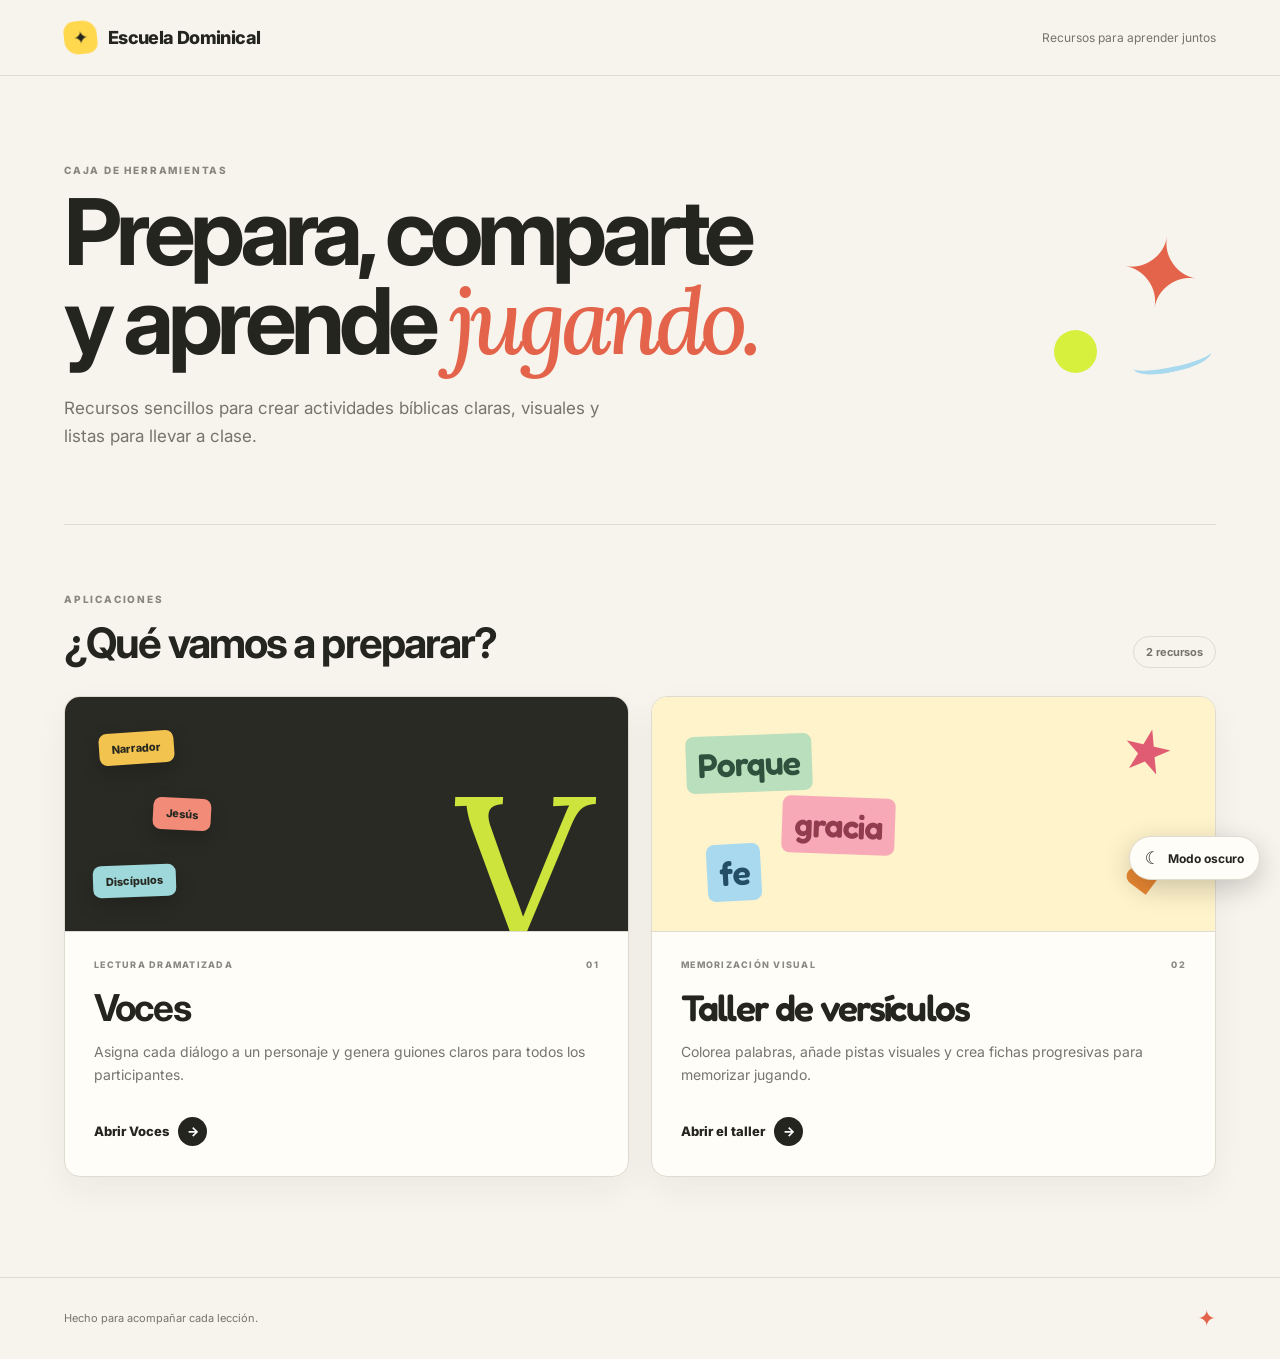
<file: index.html>
<!doctype html>
<html lang="es">
  <head>
    <meta charset="UTF-8" />
    <meta name="viewport" content="width=device-width, initial-scale=1.0" />
    <meta name="theme-color" content="#f7f4ed" />
    <meta name="description" content="Herramientas para preparar actividades de escuela dominical." />
    <title>Escuela Dominical · Herramientas</title>
    <script src="theme.js"></script>
    <link rel="preconnect" href="https://fonts.googleapis.com" />
    <link rel="preconnect" href="https://fonts.gstatic.com" crossorigin />
    <link href="https://fonts.googleapis.com/css2?family=Fredoka:wght@500;600&family=Inter:wght@400;600;700;800&family=Lora:ital,wght@1,500&display=swap" rel="stylesheet" />
    <link rel="stylesheet" href="styles.css" />
    <link rel="stylesheet" href="theme.css" />
  </head>
  <body>
    <header class="topbar">
      <a class="brand" href="./" aria-label="Escuela Dominical, inicio">
        <span class="brand-mark" aria-hidden="true">✦</span>
        <span>Escuela Dominical</span>
      </a>
      <span class="topbar-note">Recursos para aprender juntos</span>
    </header>

    <main>
      <section class="hero" aria-labelledby="page-title">
        <div class="hero-copy">
          <p class="eyebrow">Caja de herramientas</p>
          <h1 id="page-title">Prepara, comparte<br />y aprende <em>jugando.</em></h1>
          <p class="hero-intro">Recursos sencillos para crear actividades bíblicas claras, visuales y listas para llevar a clase.</p>
        </div>
        <div class="hero-doodle" aria-hidden="true">
          <span class="doodle-star">✦</span>
          <span class="doodle-dot"></span>
          <span class="doodle-line"></span>
        </div>
      </section>

      <section class="apps" aria-labelledby="apps-title">
        <div class="section-heading">
          <div>
            <p class="eyebrow">Aplicaciones</p>
            <h2 id="apps-title">¿Qué vamos a preparar?</h2>
          </div>
          <span class="app-count">2 recursos</span>
        </div>

        <div class="app-grid">
          <a class="app-card voices-card" href="./voces/">
            <div class="card-visual voices-visual" aria-hidden="true">
              <span class="voice voice-one">Narrador</span>
              <span class="voice voice-two">Jesús</span>
              <span class="voice voice-three">Discípulos</span>
              <span class="visual-symbol">V</span>
            </div>
            <div class="card-content">
              <div class="card-meta"><span>Lectura dramatizada</span><span>01</span></div>
              <h3>Voces</h3>
              <p>Asigna cada diálogo a un personaje y genera guiones claros para todos los participantes.</p>
              <span class="card-action">Abrir Voces <span aria-hidden="true">→</span></span>
            </div>
          </a>

          <a class="app-card memory-card" href="./memory/">
            <div class="card-visual memory-visual" aria-hidden="true">
              <span class="memory-word word-one">Porque</span>
              <span class="memory-word word-two">gracia</span>
              <span class="memory-word word-three">fe</span>
              <span class="memory-spark">★</span>
              <span class="memory-heart">♥</span>
            </div>
            <div class="card-content">
              <div class="card-meta"><span>Memorización visual</span><span>02</span></div>
              <h3>Taller de versículos</h3>
              <p>Colorea palabras, añade pistas visuales y crea fichas progresivas para memorizar jugando.</p>
              <span class="card-action">Abrir el taller <span aria-hidden="true">→</span></span>
            </div>
          </a>
        </div>
      </section>
    </main>

    <footer>
      <span>Hecho para acompañar cada lección.</span>
      <span aria-hidden="true">✦</span>
    </footer>
  </body>
</html>
</file>
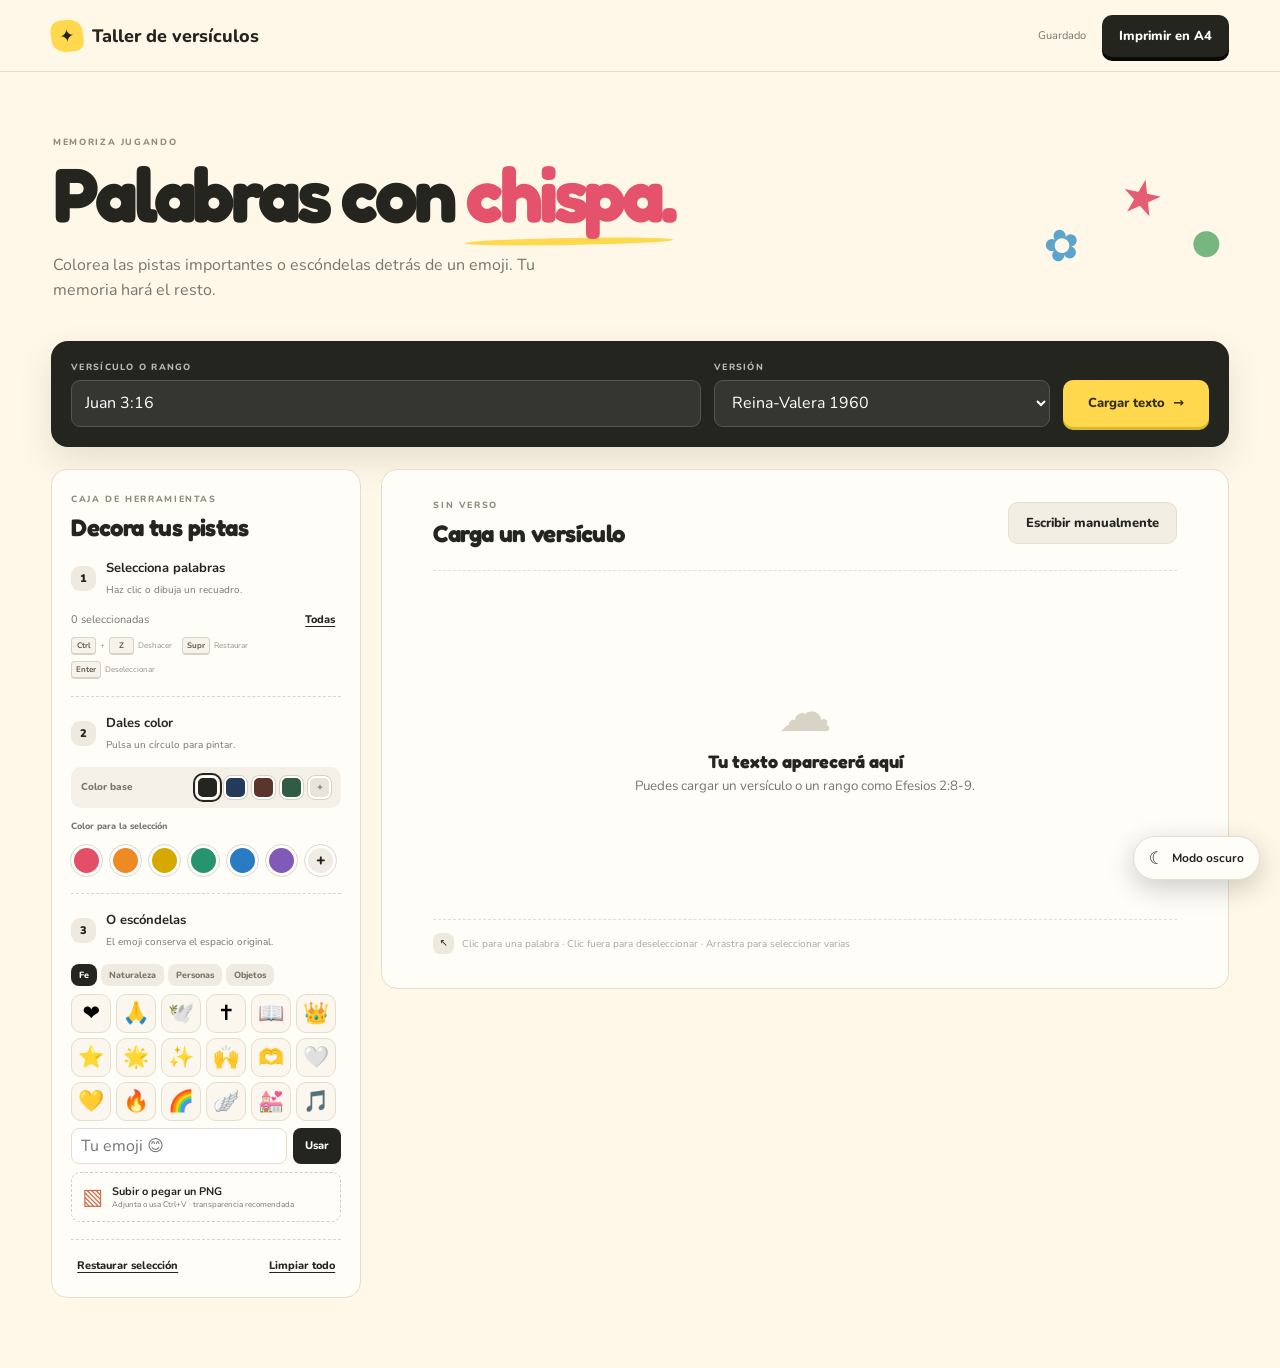
<file: memory/index.html>
<!doctype html>
<html lang="es">
  <head>
    <meta charset="UTF-8" />
    <meta name="viewport" content="width=device-width, initial-scale=1.0" />
    <meta name="theme-color" content="#fff8e8" />
    <title>Taller de versículos · Memoriza jugando</title>
    <script src="../theme.js"></script>
    <link rel="preconnect" href="https://fonts.googleapis.com" />
    <link rel="preconnect" href="https://fonts.gstatic.com" crossorigin />
    <link href="https://fonts.googleapis.com/css2?family=Atkinson+Hyperlegible:wght@400;700&family=Baloo+2:wght@400;600;700&family=Fredoka:wght@400;500;600&family=Nunito:wght@400;600;700;800&family=Quicksand:wght@500;600;700&display=swap" rel="stylesheet" />
    <link rel="stylesheet" href="styles.css" />
    <link rel="stylesheet" href="../theme.css" />
  </head>
  <body>
    <header class="topbar">
      <a href="#" class="brand"><span class="brand-spark">✦</span><span>Taller de versículos</span></a>
      <div class="top-actions">
        <span id="save-status">Guardado</span>
        <button id="print-button" class="button button-ink" type="button">Imprimir en A4</button>
      </div>
    </header>

    <main>
      <section class="intro">
        <div>
          <p class="eyebrow">Memoriza jugando</p>
          <h1>Palabras con <span>chispa.</span></h1>
          <p>Colorea las pistas importantes o escóndelas detrás de un emoji. Tu memoria hará el resto.</p>
        </div>
        <div class="doodle" aria-hidden="true"><span>★</span><span>●</span><span>✿</span></div>
      </section>

      <form id="verse-form" class="loader-card">
        <div class="field verse-field">
          <label for="reference-input">Versículo o rango</label>
          <input id="reference-input" value="Juan 3:16" placeholder="Efesios 2:8-9" autocomplete="off" spellcheck="false" />
        </div>
        <div class="field">
          <label for="version-select">Versión</label>
          <select id="version-select">
            <option value="RVR1960">Reina-Valera 1960</option>
            <option value="NTV">Nueva Traducción Viviente</option>
          </select>
        </div>
        <button class="button button-sun" type="submit">Cargar texto <span>→</span></button>
      </form>

      <section class="studio">
        <aside class="toolbox">
          <div class="toolbox-heading">
            <p class="eyebrow">Caja de herramientas</p>
            <h2>Decora tus pistas</h2>
          </div>

          <div class="tool-group">
            <div class="tool-label"><span>1</span><div><strong>Selecciona palabras</strong><small>Haz clic o dibuja un recuadro.</small></div></div>
            <div class="selection-actions">
              <span id="selection-count">0 seleccionadas</span>
              <button id="select-all" type="button">Todas</button>
            </div>
            <div class="shortcut-hints"><span><kbd>Ctrl</kbd>+<kbd>Z</kbd> Deshacer</span><span><kbd>Supr</kbd> Restaurar</span><span><kbd>Enter</kbd> Deseleccionar</span></div>
          </div>

          <div class="tool-group">
            <div class="tool-label"><span>2</span><div><strong>Dales color</strong><small>Pulsa un círculo para pintar.</small></div></div>
            <div class="base-color-row">
              <span>Color base</span>
              <div id="base-colors" class="base-colors">
                <button type="button" data-base-color="#25251f" style="--swatch:#25251f" aria-label="Carbón"></button>
                <button type="button" data-base-color="#243a5a" style="--swatch:#243a5a" aria-label="Azul tinta"></button>
                <button type="button" data-base-color="#5b342b" style="--swatch:#5b342b" aria-label="Marrón"></button>
                <button type="button" data-base-color="#315b45" style="--swatch:#315b45" aria-label="Verde bosque"></button>
                <label class="base-custom" title="Otro color base"><input id="base-color" type="color" value="#25251f" /><span>+</span></label>
              </div>
            </div>
            <span class="accent-label">Color para la selección</span>
            <div id="color-palette" class="color-palette" aria-label="Paleta de colores">
              <button type="button" data-color="#e34f66" style="--swatch:#e34f66" aria-label="Rojo sandía"></button>
              <button type="button" data-color="#ee8a24" style="--swatch:#ee8a24" aria-label="Naranja"></button>
              <button type="button" data-color="#d5a900" style="--swatch:#d5a900" aria-label="Amarillo oscuro"></button>
              <button type="button" data-color="#26946f" style="--swatch:#26946f" aria-label="Verde"></button>
              <button type="button" data-color="#297cc1" style="--swatch:#297cc1" aria-label="Azul"></button>
              <button type="button" data-color="#815ab7" style="--swatch:#815ab7" aria-label="Violeta"></button>
              <label class="custom-color" title="Elegir otro color"><input id="custom-color" type="color" value="#e34f66" /><span>+</span></label>
            </div>
          </div>

          <div class="tool-group">
            <div class="tool-label"><span>3</span><div><strong>O escóndelas</strong><small>El emoji conserva el espacio original.</small></div></div>
            <div id="emoji-tabs" class="emoji-tabs">
              <button type="button" class="active" data-emoji-category="fe">Fe</button><button type="button" data-emoji-category="naturaleza">Naturaleza</button><button type="button" data-emoji-category="personas">Personas</button><button type="button" data-emoji-category="objetos">Objetos</button>
            </div>
            <div id="emoji-palette" class="emoji-palette" aria-label="Selector de emojis"></div>
            <div class="custom-emoji-row">
              <input id="custom-emoji" maxlength="8" placeholder="Tu emoji 😊" aria-label="Emoji personalizado" />
              <button id="apply-custom-emoji" type="button">Usar</button>
            </div>
            <label class="png-upload" for="png-input"><span>▧</span><div><strong>Subir o pegar un PNG</strong><small id="png-status">Adjunta o usa Ctrl+V · transparencia recomendada</small></div><input id="png-input" type="file" accept="image/png" /></label>
          </div>

          <div class="reset-row">
            <button id="restore-selected" type="button">Restaurar selección</button>
            <button id="restore-all" type="button">Limpiar todo</button>
          </div>
        </aside>

        <article class="canvas-card">
          <div class="canvas-top">
            <div><p id="verse-version" class="eyebrow">Sin verso</p><h2 id="verse-reference">Carga un versículo</h2></div>
            <button id="paste-button" class="button button-soft" type="button">Escribir manualmente</button>
          </div>
          <div id="empty-state" class="empty-state"><span>☁</span><strong>Tu texto aparecerá aquí</strong><small>Puedes cargar un versículo o un rango como Efesios 2:8-9.</small></div>
          <div id="verse-canvas" class="verse-canvas" aria-live="polite"></div>
          <p id="copyright" class="copyright"></p>
          <div class="canvas-hint"><span class="mouse-icon">↖</span> Clic para una palabra · Clic fuera para deseleccionar · Arrastra para seleccionar varias</div>
        </article>
      </section>
    </main>

    <dialog id="manual-dialog">
      <form method="dialog" class="dialog-card">
        <button class="dialog-close" value="cancel" aria-label="Cerrar">×</button>
        <p class="eyebrow">Entrada manual</p>
        <h2>Escribe el versículo</h2>
        <label for="manual-reference">Referencia</label>
        <input id="manual-reference" value="Juan 3:16" />
        <label for="manual-text">Texto</label>
        <textarea id="manual-text" rows="5" placeholder="Porque de tal manera amó Dios al mundo…"></textarea>
        <div class="dialog-actions"><button value="cancel" class="button button-soft">Cancelar</button><button id="use-manual" value="default" class="button button-sun">Usar este verso</button></div>
      </form>
    </dialog>

    <dialog id="print-dialog">
      <form method="dialog" class="dialog-card">
        <button class="dialog-close" value="cancel" aria-label="Cerrar">×</button>
        <p class="eyebrow">A4 horizontal</p>
        <h2>Elige la letra</h2>
        <p class="dialog-copy">Calcularemos automáticamente el tamaño más grande que cabe en la hoja.</p>
        <div id="font-options" class="font-options">
          <label style="--sample-font:'Nunito',sans-serif"><input type="radio" name="print-font" value="Nunito" checked /><span>Aa</span><strong>Nunito</strong></label>
          <label style="--sample-font:'Quicksand',sans-serif"><input type="radio" name="print-font" value="Quicksand" /><span>Aa</span><strong>Quicksand</strong></label>
          <label style="--sample-font:'Fredoka',sans-serif"><input type="radio" name="print-font" value="Fredoka" /><span>Aa</span><strong>Fredoka</strong></label>
          <label style="--sample-font:'Atkinson Hyperlegible',sans-serif"><input type="radio" name="print-font" value="Atkinson Hyperlegible" /><span>Aa</span><strong>Atkinson</strong></label>
          <label style="--sample-font:'Baloo 2',sans-serif"><input type="radio" name="print-font" value="Baloo 2" /><span>Aa</span><strong>Baloo 2</strong></label>
        </div>
        <div class="dialog-actions"><button value="cancel" class="button button-soft">Cancelar</button><button id="confirm-print" value="default" class="button button-sun">Preparar impresión</button></div>
      </form>
    </dialog>

    <div id="selection-box" class="selection-box" aria-hidden="true"></div>
    <section id="print-root" aria-hidden="true"></section>
    <div id="toast" class="toast" role="status" aria-live="polite"></div>
    <script src="app.js"></script>
  </body>
</html>
</file>
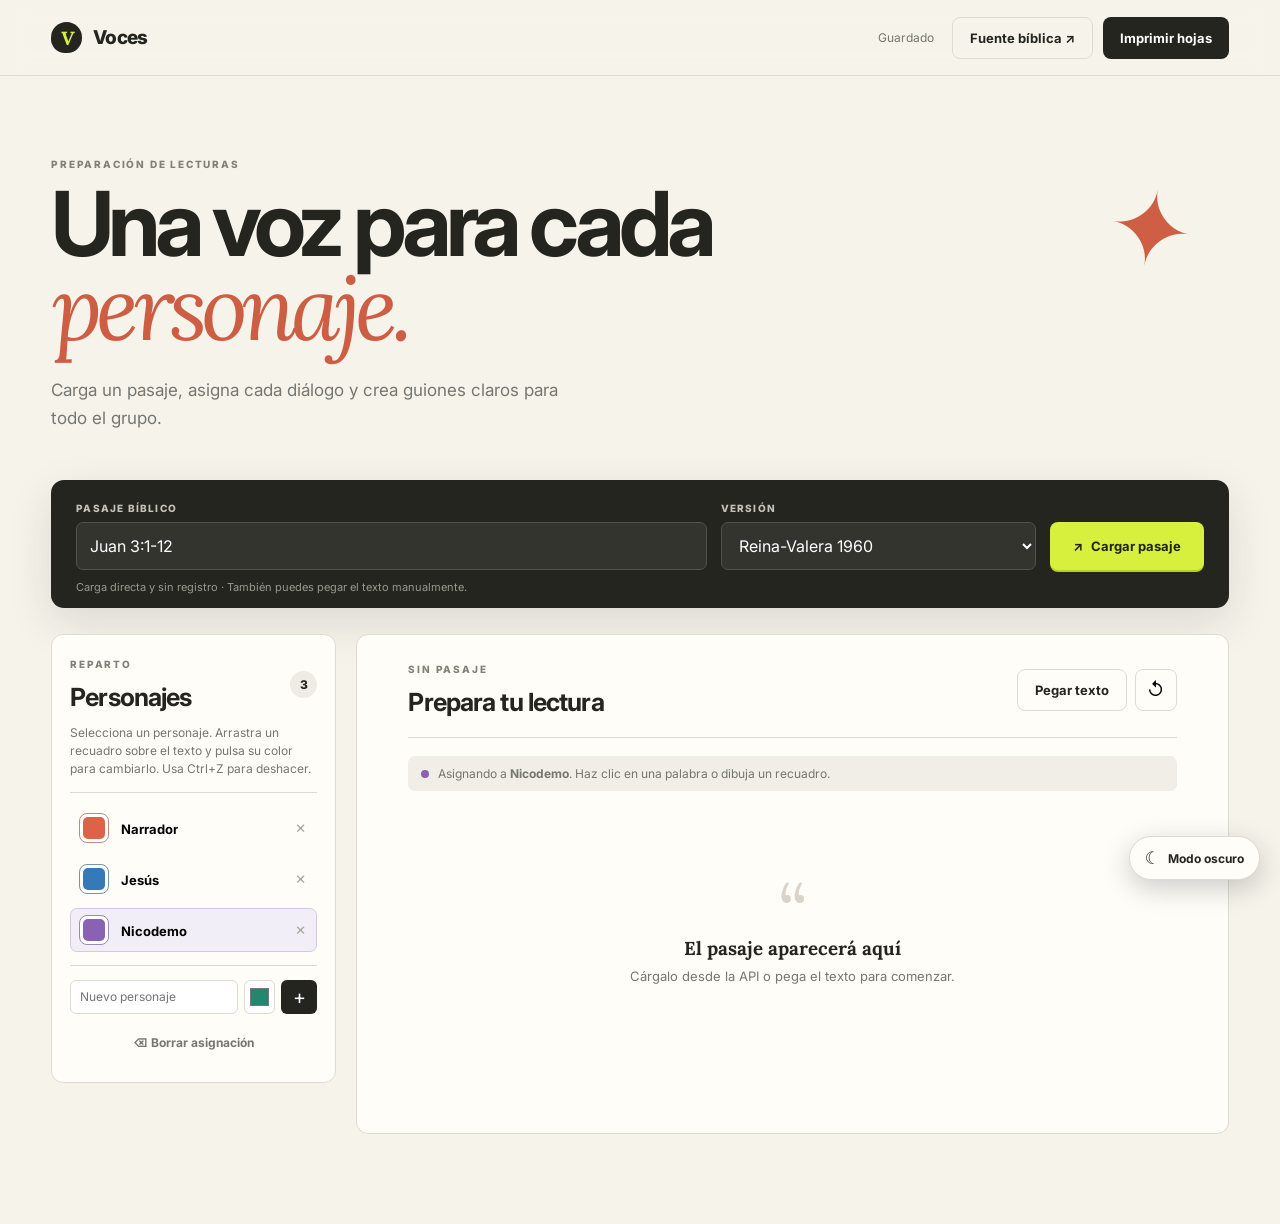
<file: voces/index.html>
<!doctype html>
<html lang="es">
  <head>
    <meta charset="UTF-8" />
    <meta name="viewport" content="width=device-width, initial-scale=1.0" />
    <meta name="theme-color" content="#f7f4ed" />
    <title>Voces · Lecturas bíblicas</title>
    <script src="../theme.js"></script>
    <link rel="preconnect" href="https://fonts.googleapis.com" />
    <link rel="preconnect" href="https://fonts.gstatic.com" crossorigin />
    <link href="https://fonts.googleapis.com/css2?family=Atkinson+Hyperlegible:wght@400;700&family=Inter:wght@400;600;700;800&family=Lora:wght@400;600;700&family=Nunito:wght@400;600;700;800&display=swap" rel="stylesheet" />
    <link rel="stylesheet" href="styles.css" />
    <link rel="stylesheet" href="../theme.css" />
  </head>
  <body>
    <header class="topbar">
      <a class="brand" href="#" aria-label="Voces, inicio">
        <span class="brand-mark" aria-hidden="true">V</span>
        <span>Voces</span>
      </a>
      <div class="top-actions">
        <span id="save-status" class="save-status">Guardado</span>
        <a class="button button-ghost source-link" href="https://api.midvash.com/docs" target="_blank" rel="noreferrer">Fuente bíblica ↗</a>
        <button id="print-button" class="button button-dark" type="button">Imprimir hojas</button>
      </div>
    </header>

    <main>
      <section class="hero">
        <p class="eyebrow">Preparación de lecturas</p>
        <h1>Una voz para cada<br /><em>personaje.</em></h1>
        <p class="hero-copy">Carga un pasaje, asigna cada diálogo y crea guiones claros para todo el grupo.</p>
      </section>

      <section class="search-card" aria-label="Buscar pasaje">
        <form id="passage-form">
          <div class="field passage-field">
            <label for="passage-input">Pasaje bíblico</label>
            <input id="passage-input" name="passage" value="Juan 3:1-12" autocomplete="off" spellcheck="false" />
          </div>
          <div class="field version-field">
            <label for="version-select">Versión</label>
            <select id="version-select" name="version">
              <option value="RVR1960">Reina-Valera 1960</option>
              <option value="NTV">Nueva Traducción Viviente</option>
            </select>
          </div>
          <button class="button button-accent load-button" type="submit">
            <span aria-hidden="true">↗</span> Cargar pasaje
          </button>
        </form>
        <p id="api-hint" class="form-hint">Carga directa y sin registro · También puedes pegar el texto manualmente.</p>
      </section>

      <section id="workspace" class="workspace">
        <aside class="character-panel">
          <div class="section-heading">
            <div>
              <p class="eyebrow">Reparto</p>
              <h2>Personajes</h2>
            </div>
            <span id="character-count" class="count">0</span>
          </div>
          <p class="panel-help">Selecciona un personaje. Arrastra un recuadro sobre el texto y pulsa su color para cambiarlo. Usa Ctrl+Z para deshacer.</p>
          <div id="character-list" class="character-list"></div>
          <form id="character-form" class="add-character-form">
            <input id="character-name" aria-label="Nombre del personaje" placeholder="Nuevo personaje" maxlength="32" required />
            <input id="character-color" aria-label="Color" type="color" value="#ef704f" />
            <button type="submit" aria-label="Añadir personaje">+</button>
          </form>
          <button id="eraser-button" class="eraser-button" type="button"><span aria-hidden="true">⌫</span> Borrar asignación</button>
        </aside>

        <article class="passage-panel">
          <div class="passage-toolbar">
            <div>
              <p id="passage-version" class="eyebrow">Sin pasaje</p>
              <h2 id="passage-title">Prepara tu lectura</h2>
            </div>
            <div class="toolbar-actions">
              <button id="paste-button" class="button button-ghost" type="button">Pegar texto</button>
              <button id="clear-button" class="icon-button" type="button" title="Quitar todas las asignaciones" aria-label="Quitar todas las asignaciones">↺</button>
            </div>
          </div>
          <div id="selection-tip" class="selection-tip" hidden>
            <span id="active-color" class="active-dot"></span>
            Asignando a <strong id="active-name"></strong>. Haz clic en una palabra o dibuja un recuadro.
          </div>
          <div id="empty-state" class="empty-state">
            <span class="empty-icon" aria-hidden="true">“</span>
            <h3>El pasaje aparecerá aquí</h3>
            <p>Cárgalo desde la API o pega el texto para comenzar.</p>
          </div>
          <div id="passage-content" class="passage-content" aria-live="polite"></div>
          <p id="copyright" class="copyright"></p>
        </article>
      </section>
    </main>

    <dialog id="paste-dialog">
      <form method="dialog" class="dialog-card dialog-wide">
        <button class="dialog-close" value="cancel" aria-label="Cerrar">×</button>
        <p class="eyebrow">Entrada manual</p>
        <h2>Pegar un pasaje</h2>
        <p>Escribe cada versículo en una línea y empieza con su número. Por ejemplo: <strong>1 Había un hombre…</strong></p>
        <label for="manual-reference">Referencia</label>
        <input id="manual-reference" value="Juan 3:1-12" />
        <label for="manual-text">Texto del pasaje</label>
        <textarea id="manual-text" rows="11" placeholder="1 Había un hombre llamado Nicodemo…&#10;2 Una noche fue a hablar con Jesús…"></textarea>
        <div class="dialog-actions end">
          <button value="cancel" class="button button-ghost">Cancelar</button>
          <button id="use-manual-text" value="default" class="button button-accent">Usar este texto</button>
        </div>
      </form>
    </dialog>

    <section id="print-root" aria-hidden="true"></section>
    <div id="selection-box" class="selection-box" aria-hidden="true"></div>
    <div id="toast" class="toast" role="status" aria-live="polite"></div>
    <script src="app.js"></script>
  </body>
</html>
</file>
<file: styles.css>
:root {
  --ink: #25251f;
  --muted: #75756d;
  --paper: #f7f4ed;
  --card: #fffdf8;
  --line: #dfdbd0;
  --lime: #d7f03e;
  --coral: #e3644b;
  --sun: #ffd84d;
  --pink: #f7a9b7;
  --blue: #a9d9ee;
  --sans: "Inter", system-ui, sans-serif;
  --serif: "Lora", Georgia, serif;
  --content-max-width: 1180px;
  --content-half-width: 590px;
  --page-gutter: 5vw;
}

* {
  box-sizing: border-box;
}

html {
  scroll-behavior: smooth;
}

body {
  margin: 0;
  color: var(--ink);
  background: var(--paper);
  font-family: var(--sans);
}

.topbar {
  height: 76px;
  padding-inline: max(var(--page-gutter), calc(50% - var(--content-half-width)));
  display: flex;
  align-items: center;
  justify-content: space-between;
  border-bottom: 1px solid var(--line);
  background: rgba(247, 244, 237, 0.92);
  backdrop-filter: blur(12px);
}

.brand {
  display: flex;
  align-items: center;
  gap: 11px;
  color: var(--ink);
  font-size: 18px;
  font-weight: 800;
  letter-spacing: -0.035em;
  text-decoration: none;
}

.brand-mark {
  width: 33px;
  height: 33px;
  display: grid;
  place-items: center;
  border-radius: 11px 14px 10px 14px;
  color: var(--ink);
  background: var(--sun);
  transform: rotate(-6deg);
}

.topbar-note {
  color: var(--muted);
  font-size: 12px;
}

main {
  width: min(var(--content-max-width), calc(100% - var(--page-gutter) - var(--page-gutter)));
  margin: 0 auto;
}

.hero {
  min-height: 430px;
  padding: 88px 0 74px;
  display: flex;
  align-items: center;
  justify-content: space-between;
  gap: 60px;
  border-bottom: 1px solid var(--line);
}

.eyebrow {
  margin: 0 0 12px;
  color: #88877d;
  font-size: 10px;
  font-weight: 800;
  letter-spacing: 0.18em;
  text-transform: uppercase;
}

.hero h1 {
  margin: 0;
  max-width: 840px;
  font-size: clamp(49px, 7.2vw, 92px);
  line-height: 0.96;
  letter-spacing: -0.065em;
}

.hero h1 em {
  color: var(--coral);
  font-family: var(--serif);
  font-weight: 500;
}

.hero-intro {
  max-width: 550px;
  margin: 28px 0 0;
  color: var(--muted);
  font-size: 17px;
  line-height: 1.65;
}

.hero-doodle {
  position: relative;
  flex: 0 0 170px;
  height: 190px;
}

.doodle-star {
  position: absolute;
  top: 3px;
  right: 15px;
  color: var(--coral);
  font-size: 95px;
  transform: rotate(10deg);
}

.doodle-dot {
  position: absolute;
  left: 8px;
  bottom: 29px;
  width: 43px;
  height: 43px;
  border-radius: 50%;
  background: var(--lime);
}

.doodle-line {
  position: absolute;
  right: 4px;
  bottom: 30px;
  width: 80px;
  height: 24px;
  border-bottom: 5px solid var(--blue);
  border-radius: 50%;
  transform: rotate(-12deg);
}

.apps {
  padding: 68px 0 100px;
}

.section-heading {
  margin-bottom: 28px;
  display: flex;
  align-items: end;
  justify-content: space-between;
  gap: 24px;
}

.section-heading h2 {
  margin: 0;
  font-size: clamp(28px, 4vw, 42px);
  letter-spacing: -0.045em;
}

.app-count {
  padding: 8px 12px;
  border: 1px solid var(--line);
  border-radius: 99px;
  color: var(--muted);
  font-size: 11px;
  font-weight: 700;
}

.app-grid {
  display: grid;
  grid-template-columns: repeat(2, minmax(0, 1fr));
  gap: 22px;
}

.app-card {
  min-width: 0;
  overflow: hidden;
  color: var(--ink);
  background: var(--card);
  border: 1px solid var(--line);
  border-radius: 16px;
  text-decoration: none;
  box-shadow: 0 13px 35px rgba(43, 42, 34, 0.05);
  transition: transform 0.2s ease, box-shadow 0.2s ease;
}

.app-card:hover,
.app-card:focus-visible {
  transform: translateY(-5px);
  box-shadow: 0 20px 44px rgba(43, 42, 34, 0.11);
}

.app-card:focus-visible {
  outline: 3px solid var(--ink);
  outline-offset: 4px;
}

.card-visual {
  position: relative;
  height: 235px;
  overflow: hidden;
  border-bottom: 1px solid var(--line);
}

.voices-visual {
  background: #292a24;
}

.visual-symbol {
  position: absolute;
  right: 38px;
  bottom: -42px;
  color: var(--lime);
  font-family: var(--serif);
  font-size: 210px;
  font-style: italic;
  line-height: 1;
  opacity: 0.94;
}

.voice {
  position: absolute;
  z-index: 1;
  padding: 9px 13px;
  border-radius: 8px;
  color: #272820;
  font-size: 11px;
  font-weight: 800;
  box-shadow: 0 8px 20px rgba(0, 0, 0, 0.18);
}

.voice-one {
  top: 35px;
  left: 34px;
  background: #f3c34f;
  transform: rotate(-4deg);
}

.voice-two {
  top: 101px;
  left: 88px;
  background: #f28c79;
  transform: rotate(3deg);
}

.voice-three {
  left: 28px;
  bottom: 34px;
  background: #9ed8db;
  transform: rotate(-2deg);
}

.memory-visual {
  background: #fff3cb;
}

.memory-word {
  position: absolute;
  padding: 8px 12px;
  border-radius: 8px;
  font: 600 clamp(20px, 3vw, 34px) "Fredoka", var(--sans);
  letter-spacing: -0.03em;
}

.word-one {
  top: 38px;
  left: 34px;
  color: #2f513e;
  background: #b9dfbc;
  transform: rotate(-2deg);
}

.word-two {
  top: 100px;
  left: 130px;
  color: #923c50;
  background: var(--pink);
  transform: rotate(2deg);
}

.word-three {
  left: 55px;
  bottom: 30px;
  color: #244e65;
  background: var(--blue);
  transform: rotate(-3deg);
}

.memory-spark,
.memory-heart {
  position: absolute;
  color: #e05c72;
  line-height: 1;
}

.memory-spark {
  top: 30px;
  right: 42px;
  font-size: 52px;
  transform: rotate(13deg);
}

.memory-heart {
  right: 52px;
  bottom: 32px;
  color: #e88732;
  font-size: 38px;
  transform: rotate(-8deg);
}

.card-content {
  padding: 27px 29px 30px;
}

.card-meta {
  display: flex;
  justify-content: space-between;
  gap: 15px;
  color: #8b8a80;
  font-size: 9px;
  font-weight: 800;
  letter-spacing: 0.14em;
  text-transform: uppercase;
}

.card-content h3 {
  margin: 15px 0 10px;
  font-size: clamp(27px, 3vw, 37px);
  letter-spacing: -0.05em;
}

.memory-card h3 {
  font-family: "Fredoka", var(--sans);
  font-weight: 600;
}

.card-content p {
  min-height: 52px;
  margin: 0;
  color: var(--muted);
  font-size: 14px;
  line-height: 1.65;
}

.card-action {
  margin-top: 25px;
  display: inline-flex;
  align-items: center;
  gap: 9px;
  font-size: 13px;
  font-weight: 800;
}

.card-action span {
  width: 29px;
  height: 29px;
  display: grid;
  place-items: center;
  border-radius: 50%;
  color: white;
  background: var(--ink);
  transition: transform 0.2s ease;
}

.app-card:hover .card-action span {
  transform: translateX(3px);
}

footer {
  min-height: 82px;
  padding-inline: max(var(--page-gutter), calc(50% - var(--content-half-width)));
  display: flex;
  align-items: center;
  justify-content: space-between;
  color: var(--muted);
  border-top: 1px solid var(--line);
  font-size: 11px;
}

footer span:last-child {
  color: var(--coral);
  font-size: 22px;
}

  :root[data-theme="dark"] {
    color-scheme: dark;
    --ink: #f1f0e9;
    --muted: #aaa99f;
    --paper: #151612;
    --card: #20211c;
    --line: #3b3c34;
    --coral: #f07a62;
  }

  html[data-theme="dark"] .topbar { background: rgba(21, 22, 18, 0.9); }
  html[data-theme="dark"] .eyebrow,
  html[data-theme="dark"] .card-meta { color: #aaa99f; }
  html[data-theme="dark"] .app-card { box-shadow: 0 13px 35px rgba(0, 0, 0, 0.24); }
  html[data-theme="dark"] .app-card:hover,
  html[data-theme="dark"] .app-card:focus-visible { box-shadow: 0 20px 44px rgba(0, 0, 0, 0.38); }
  html[data-theme="dark"] .card-action span { color: #20211c; background: var(--ink); }
  html[data-theme="dark"] .memory-visual { background: #302d20; }

@media (max-width: 760px) {
  :root {
    --page-gutter: 4vw;
  }

  .topbar-note {
    display: none;
  }

  .hero {
    min-height: auto;
    padding: 60px 4px 55px;
  }

  .hero-doodle {
    display: none;
  }

  .hero h1 {
    font-size: clamp(43px, 13.2vw, 68px);
  }

  .hero-intro {
    font-size: 15px;
  }

  .apps {
    padding: 50px 0 70px;
  }

  .section-heading {
    align-items: flex-start;
  }

  .app-count {
    display: none;
  }

  .app-grid {
    grid-template-columns: 1fr;
  }

  .card-visual {
    height: 210px;
  }

  .card-content p {
    min-height: 0;
  }
}

@media (prefers-reduced-motion: reduce) {
  *,
  *::before,
  *::after {
    scroll-behavior: auto !important;
    transition: none !important;
  }
}
</file>
<file: theme.css>
:root[data-theme="light"] {
  color-scheme: light;
}

.theme-toggle {
  position: fixed;
  right: 20px;
  bottom: 20px;
  z-index: 1000;
  min-height: 44px;
  padding: 0 15px;
  display: inline-flex;
  align-items: center;
  justify-content: center;
  gap: 8px;
  border: 1px solid var(--line);
  border-radius: 999px;
  color: var(--ink);
  background: var(--card, var(--paper));
  box-shadow: 0 8px 28px rgba(0, 0, 0, 0.2);
  font: 700 12px var(--sans, system-ui, sans-serif);
  cursor: pointer;
  transition: transform 0.18s ease, box-shadow 0.18s ease;
}

.theme-toggle:hover {
  transform: translateY(-2px);
  box-shadow: 0 11px 32px rgba(0, 0, 0, 0.28);
}

.theme-toggle:focus-visible {
  outline: 3px solid var(--lime, var(--accent, var(--sun, #ffd84d)));
  outline-offset: 3px;
}

.theme-toggle > span:first-child {
  font-size: 17px;
  line-height: 1;
}

@media (max-width: 520px) {
  .theme-toggle {
    right: 14px;
    bottom: 14px;
  }
}

@media print {
  .theme-toggle {
    display: none !important;
  }
}

@media (prefers-reduced-motion: reduce) {
  .theme-toggle {
    transition: none;
  }
}
</file>
<file: memory/styles.css>
:root {
    --ink: #25251f;
    --muted: #77766d;
    --cream: #fff8e8;
    --paper: #fffdf8;
    --line: #e5ddce;
    --sun: #ffd84d;
    --pink: #f7a9b7;
    --blue: #a9d9ee;
    --green: #b9dfbc;
    --sans: "Nunito", system-ui, sans-serif;
    --content-max-width: 1360px;
    --content-half-width: 680px;
    --page-gutter: 4vw;
}
* {
    box-sizing: border-box;
}
[hidden] {
    display: none !important;
}
html {
    scroll-behavior: smooth;
}
body {
    margin: 0;
    color: var(--ink);
    background: var(--cream);
    font-family: var(--sans);
}
button,
input,
select,
textarea {
    font: inherit;
}
button {
    cursor: pointer;
}
.topbar {
    height: 72px;
    padding-inline: max(var(--page-gutter), calc(50% - var(--content-half-width)));
    display: flex;
    align-items: center;
    justify-content: space-between;
    background: rgba(255, 248, 232, 0.94);
    border-bottom: 1px solid var(--line);
    position: sticky;
    top: 0;
    z-index: 20;
    backdrop-filter: blur(12px);
}
.brand {
    color: var(--ink);
    text-decoration: none;
    display: flex;
    align-items: center;
    gap: 9px;
    font-weight: 800;
    font-size: 18px;
}
.brand-spark {
    display: grid;
    place-items: center;
    width: 32px;
    height: 32px;
    border-radius: 10px 13px 9px 14px;
    background: var(--sun);
    transform: rotate(-7deg);
}
.brand-spark::first-letter {
    transform: rotate(7deg);
}
.top-actions {
    display: flex;
    align-items: center;
    gap: 16px;
}
#save-status {
    color: var(--muted);
    font-size: 11px;
}
.button {
    min-height: 42px;
    padding: 0 17px;
    border: 0;
    border-radius: 10px;
    display: inline-flex;
    align-items: center;
    justify-content: center;
    gap: 8px;
    font-weight: 800;
    font-size: 13px;
}
.button:hover {
    transform: translateY(-1px);
}
.button-ink {
    color: white;
    background: var(--ink);
    box-shadow: 0 4px 0 #090a08;
}
.button-sun {
    color: #342e14;
    background: var(--sun);
    box-shadow: 0 3px 0 #ddb72a;
}
.button-soft {
    color: var(--ink);
    background: #f3eee4;
    border: 1px solid var(--line);
}
main {
    width: min(var(--content-max-width), calc(100% - var(--page-gutter) - var(--page-gutter)));
    margin: 0 auto;
    padding-bottom: 70px;
}
.intro {
    padding: 64px 2px 37px;
    display: flex;
    justify-content: space-between;
    align-items: center;
}
.eyebrow {
    margin: 0 0 8px;
    color: #908b7e;
    text-transform: uppercase;
    font-size: 9px;
    font-weight: 800;
    letter-spacing: 0.18em;
}
.intro h1 {
    margin: 0;
    font-family: "Fredoka", var(--sans);
    font-size: clamp(46px, 6vw, 78px);
    line-height: 1;
    letter-spacing: -0.055em;
}
.intro h1 span {
    color: #e4526b;
    position: relative;
}
.intro h1 span::after {
    content: "";
    position: absolute;
    left: 0;
    right: 0;
    bottom: -5px;
    height: 7px;
    background: var(--sun);
    border-radius: 50%;
    z-index: -1;
    transform: rotate(-1deg);
}
.intro p:not(.eyebrow) {
    max-width: 540px;
    margin: 20px 0 0;
    color: var(--muted);
    line-height: 1.6;
}
.doodle {
    width: 190px;
    height: 110px;
    position: relative;
}
.doodle span {
    position: absolute;
    display: grid;
    place-items: center;
}
.doodle span:nth-child(1) {
    right: 64px;
    top: 0;
    color: #e65c72;
    font-size: 48px;
    transform: rotate(12deg);
}
.doodle span:nth-child(2) {
    right: 5px;
    top: 54px;
    width: 31px;
    height: 31px;
    color: #75b77e;
    font-size: 34px;
}
.doodle span:nth-child(3) {
    left: 7px;
    bottom: 0;
    color: #5ba5cc;
    font-size: 43px;
    transform: rotate(-14deg);
}
.loader-card {
    display: grid;
    grid-template-columns: 1.5fr 0.8fr auto;
    gap: 13px;
    align-items: end;
    padding: 20px;
    background: var(--ink);
    border-radius: 17px;
    box-shadow: 0 14px 35px rgba(50, 45, 33, 0.12);
}
.field label,
.dialog-card label {
    display: block;
    margin: 0 0 7px;
    color: #bbb8ad;
    text-transform: uppercase;
    font-size: 9px;
    letter-spacing: 0.14em;
    font-weight: 800;
}
.field input,
.field select {
    width: 100%;
    height: 47px;
    padding: 0 13px;
    border: 1px solid #55554e;
    border-radius: 9px;
    color: white;
    background: #353630;
    outline: none;
}
.field input:focus,
.field select:focus {
    border-color: var(--sun);
}
.loader-card > .button {
    height: 47px;
    padding: 0 25px;
}
.studio {
    display: grid;
    grid-template-columns: 310px 1fr;
    gap: 20px;
    align-items: start;
    margin-top: 22px;
}
.toolbox,
.canvas-card {
    background: var(--paper);
    border: 1px solid var(--line);
    border-radius: 16px;
}
.toolbox {
    padding: 23px 19px;
    position: sticky;
    top: 91px;
}
.toolbox-heading h2,
.canvas-top h2,
.dialog-card h2 {
    margin: 0;
    font-family: "Fredoka", var(--sans);
    font-size: 24px;
    letter-spacing: -0.025em;
}
.tool-group {
    padding: 17px 0;
    border-bottom: 1px dashed #ddd4c5;
}
.tool-label {
    display: flex;
    align-items: center;
    gap: 10px;
}
.tool-label > span {
    flex: 0 0 25px;
    height: 25px;
    display: grid;
    place-items: center;
    border-radius: 9px;
    background: #eeeadf;
    font-size: 11px;
    font-weight: 900;
}
.tool-label strong {
    display: block;
    font-size: 13px;
}
.tool-label small {
    color: var(--muted);
    font-size: 10px;
}
.selection-actions {
    display: flex;
    justify-content: space-between;
    align-items: center;
    margin-top: 12px;
    color: var(--muted);
    font-size: 11px;
}
.selection-actions button,
.reset-row button {
    border: 0;
    background: transparent;
    color: var(--ink);
    font-weight: 800;
    font-size: 11px;
    text-decoration: underline;
    text-underline-offset: 3px;
}
.shortcut-hints {
    display: flex;
    flex-wrap: wrap;
    gap: 6px 10px;
    margin-top: 9px;
    color: #969288;
    font-size: 8px;
}
.shortcut-hints span {
    display: flex;
    align-items: center;
    gap: 4px;
}
kbd {
    min-width: 25px;
    padding: 2px 4px;
    border: 1px solid #d8d1c5;
    border-bottom-width: 2px;
    border-radius: 4px;
    background: #f7f3ea;
    color: #5c5a53;
    font: 700 8px var(--sans);
    text-align: center;
}
.color-palette {
    display: flex;
    flex-wrap: wrap;
    gap: 8px;
    margin-top: 13px;
}
.color-palette > button,
.custom-color {
    width: 31px;
    height: 31px;
    border-radius: 50%;
    border: 3px solid white;
    outline: 1px solid #ddd6ca;
    background: var(--swatch);
    transition: 0.15s;
}
.color-palette > button:hover {
    transform: scale(1.13);
}
.custom-color {
    position: relative;
    display: grid;
    place-items: center;
    overflow: hidden;
    background: #f0ece4;
    font-weight: 900;
    cursor: pointer;
}
.custom-color input {
    position: absolute;
    inset: 0;
    opacity: 0;
    cursor: pointer;
}
.custom-color span {
    pointer-events: none;
}
.base-color-row {
    display: flex;
    justify-content: space-between;
    align-items: center;
    margin-top: 13px;
    padding: 9px 10px;
    border-radius: 10px;
    background: #f4f0e7;
    color: var(--muted);
    font-size: 10px;
    font-weight: 800;
}
.base-colors {
    display: flex;
    align-items: center;
    gap: 5px;
}
.base-colors button,
.base-custom {
    position: relative;
    display: grid;
    place-items: center;
    width: 23px;
    height: 23px;
    padding: 0;
    border: 2px solid white;
    border-radius: 7px;
    outline: 1px solid #d8d1c5;
    background: var(--swatch);
    overflow: hidden;
}
.base-colors button.active {
    outline: 2px solid var(--ink);
    outline-offset: 1px;
}
.base-custom {
    background: #e9e4da;
    cursor: pointer;
}
.base-custom input {
    position: absolute;
    inset: 0;
    opacity: 0;
    cursor: pointer;
}
.base-custom span {
    pointer-events: none;
}
.accent-label {
    display: block;
    margin-top: 12px;
    color: var(--muted);
    font-size: 9px;
    font-weight: 800;
}
.emoji-tabs {
    display: flex;
    gap: 4px;
    margin-top: 13px;
    overflow-x: auto;
    scrollbar-width: none;
}
.emoji-tabs button {
    flex: 0 0 auto;
    padding: 5px 8px;
    border: 0;
    border-radius: 8px;
    background: #efebe2;
    color: var(--muted);
    font-size: 9px;
    font-weight: 800;
}
.emoji-tabs button.active {
    background: var(--ink);
    color: white;
}
.emoji-palette {
    display: grid;
    grid-template-columns: repeat(6, 1fr);
    gap: 5px;
    max-height: 132px;
    margin-top: 8px;
    overflow-x: hidden;
    overflow-y: auto;
    scrollbar-gutter: stable;
    padding-right: 3px;
}
.emoji-palette button {
    height: 39px;
    border: 1px solid var(--line);
    border-radius: 10px;
    background: #fbf7ee;
    font-size: 21px;
    transition: background-color 0.15s ease, border-color 0.15s ease, box-shadow 0.15s ease;
}
.emoji-palette button:hover {
    background: #fff2c3;
    border-color: #e1ca71;
    box-shadow: inset 0 0 0 1px #efd66f;
}
.custom-emoji-row {
    display: grid;
    grid-template-columns: 1fr auto;
    gap: 6px;
    margin-top: 7px;
}
.custom-emoji-row input {
    min-width: 0;
    height: 36px;
    padding: 0 9px;
    border: 1px solid var(--line);
    border-radius: 8px;
}
.custom-emoji-row button {
    border: 0;
    border-radius: 8px;
    background: var(--ink);
    color: white;
    font-size: 11px;
    font-weight: 800;
    padding: 0 12px;
}
.png-upload {
    display: flex;
    align-items: center;
    gap: 9px;
    margin-top: 8px;
    padding: 9px 10px;
    border: 1px dashed #d5ccbd;
    border-radius: 9px;
    cursor: pointer;
}
.png-upload > span {
    font-size: 22px;
    color: #ce6a48;
}
.png-upload strong,
.png-upload small {
    display: block;
}
.png-upload strong {
    font-size: 11px;
}
.png-upload small {
    max-width: 185px;
    color: var(--muted);
    font-size: 8px;
    overflow: hidden;
    text-overflow: ellipsis;
    white-space: nowrap;
}
.png-upload input {
    position: absolute;
    width: 1px;
    height: 1px;
    opacity: 0;
}
.reset-row {
    display: flex;
    justify-content: space-between;
    padding-top: 17px;
}
.canvas-card {
    min-height: 520px;
    padding: 29px clamp(25px, 4vw, 55px) 22px;
}
.canvas-top {
    display: flex;
    justify-content: space-between;
    align-items: center;
    gap: 20px;
    padding-bottom: 22px;
    border-bottom: 1px dashed var(--line);
}
.empty-state {
    min-height: 330px;
    display: flex;
    flex-direction: column;
    align-items: center;
    justify-content: center;
    color: var(--muted);
    text-align: center;
}
.empty-state > span {
    font-size: 54px;
    color: #d9d3c5;
}
.empty-state strong {
    color: var(--ink);
    font-family: "Fredoka", var(--sans);
    font-size: 18px;
}
.empty-state small {
    margin-top: 5px;
}
.verse-canvas {
    min-height: 295px;
    padding: 46px 0 32px;
    font-family: "Nunito", sans-serif;
    font-size: clamp(25px, 3.2vw, 46px);
    font-weight: 700;
    line-height: 1.62;
    letter-spacing: -0.02em;
    user-select: none;
    cursor: crosshair;
}
.verse-canvas[hidden] {
    display: none;
}
.word {
    display: inline;
    border-radius: 6px;
    padding: 2px 1px;
    transition: 0.12s;
}
.word:hover {
    background: #f1ece1;
}
.word.selected {
    outline: 2px solid #33342e;
    outline-offset: 2px;
    background: #fff0a6;
}
.word.selection-preview {
    outline: 2px dashed #e17134;
    outline-offset: 2px;
    background: #ffedc8;
}
.word-core {
    display: inline-block;
    position: relative;
    text-align: center;
    vertical-align: baseline;
}
.word.replaced .original {
    visibility: hidden;
}
.replacement {
    display: none;
    position: absolute;
    left: 50%;
    top: 50%;
    transform: translate(-50%, -50%);
    font-family: "Apple Color Emoji", "Segoe UI Emoji", sans-serif;
    font-size: 0.78em;
    line-height: 1;
    white-space: nowrap;
}
.word.replaced .replacement {
    display: block;
}
.replacement-image {
    width: auto;
    height: 1.8em;
    max-width: none;
    object-fit: contain;
}
.copyright {
    margin: 10px 0 0;
    color: #aaa69d;
    font-size: 9px;
    line-height: 1.45;
}
.canvas-hint {
    margin-top: 18px;
    padding-top: 13px;
    border-top: 1px dashed var(--line);
    color: #aaa69d;
    font-size: 10px;
}
.mouse-icon {
    display: inline-grid;
    place-items: center;
    width: 21px;
    height: 21px;
    margin-right: 5px;
    border-radius: 7px;
    background: #eee9de;
    color: var(--ink);
}
.selection-box {
    display: none;
    position: fixed;
    z-index: 100;
    pointer-events: none;
    border: 2px dashed #e17134;
    border-radius: 6px;
    background: rgba(255, 216, 77, 0.17);
}
.selection-box.visible {
    display: block;
}
dialog {
    width: min(590px, calc(100vw - 28px));
    max-height: calc(100vh - 28px);
    padding: 0;
    border: 0;
    border-radius: 16px;
    background: var(--paper);
    color: var(--ink);
    box-shadow: 0 30px 100px rgba(33, 31, 25, 0.3);
    overflow: auto;
}
dialog::backdrop {
    background: rgba(34, 34, 29, 0.6);
    backdrop-filter: blur(3px);
}
.dialog-card {
    width: 100%;
    padding: 30px;
    position: relative;
}
.dialog-close {
    position: absolute;
    right: 17px;
    top: 13px;
    border: 0;
    background: transparent;
    color: var(--muted);
    font-size: 25px;
}
.dialog-card > label {
    color: var(--muted);
    margin-top: 18px;
}
.dialog-card > input,
.dialog-card textarea {
    width: 100%;
    border: 1px solid var(--line);
    border-radius: 9px;
    background: white;
    padding: 11px;
}
.dialog-card > input {
    height: 44px;
}
.dialog-card textarea {
    display: block;
    resize: vertical;
    line-height: 1.5;
}
.dialog-copy {
    color: var(--muted);
    font-size: 12px;
}
.dialog-actions {
    display: flex;
    justify-content: flex-end;
    gap: 9px;
    margin-top: 22px;
}
.font-options {
    display: grid;
    grid-template-columns: repeat(5, 1fr);
    gap: 8px;
    margin-top: 20px;
}
.font-options label {
    margin: 0;
    min-width: 0;
    padding: 11px 5px 9px;
    border: 1px solid var(--line);
    border-radius: 11px;
    text-align: center;
    cursor: pointer;
    color: var(--ink);
    text-transform: none;
    letter-spacing: 0;
}
.font-options label:has(input:checked) {
    border-color: #d9ac13;
    background: #fff4bd;
    box-shadow: 0 0 0 2px #fff inset;
}
.font-options input {
    position: absolute;
    opacity: 0;
}
.font-options span {
    display: block;
    font: 600 27px var(--sample-font);
}
.font-options strong {
    display: block;
    margin-top: 2px;
    overflow: hidden;
    text-overflow: ellipsis;
    font-size: 9px;
}
.toast {
    position: fixed;
    left: 50%;
    bottom: 22px;
    z-index: 200;
    transform: translate(-50%, 20px);
    padding: 11px 16px;
    border-radius: 9px;
    background: var(--ink);
    color: white;
    font-size: 12px;
    opacity: 0;
    pointer-events: none;
    transition: 0.2s;
}
.toast.visible {
    opacity: 1;
    transform: translate(-50%, 0);
}
#print-root {
    position: fixed;
    left: -10000px;
    top: 0;
    width: 277mm;
    height: auto;
    opacity: 0;
    pointer-events: none;
    overflow: hidden;
    display: block;
}
.print-verse {
    width: 100%;
    font-weight: 700;
    line-height: 1.2;
    letter-spacing: -0.015em;
}
.print-verse .word {
    padding: 0;
}
.print-page {
    width: 277mm;
    height: 190mm;
    padding: 3mm;
    display: flex;
    align-items: center;
    overflow: hidden;
}

    :root[data-theme="dark"] {
        color-scheme: dark;
        --ink: #f1f0e9;
        --muted: #aaa99f;
        --cream: #141510;
        --paper: #20211b;
        --line: #3d3e35;
    }
    html[data-theme="dark"] .topbar { background: rgba(20, 21, 16, 0.9); }
    html[data-theme="dark"] .button-ink,
    html[data-theme="dark"] .custom-emoji-row button,
    html[data-theme="dark"] .toast { color: #20230e; background: var(--sun); }
    html[data-theme="dark"] .button-soft,
    html[data-theme="dark"] .tool-label > span,
    html[data-theme="dark"] .emoji-tabs button,
    html[data-theme="dark"] .mouse-icon { background: #303129; }
    html[data-theme="dark"] .loader-card { background: #20211b; border: 1px solid var(--line); box-shadow: 0 14px 35px rgba(0, 0, 0, 0.3); }
    html[data-theme="dark"] .field input,
    html[data-theme="dark"] .field select { color: var(--ink); background: #292a24; border-color: #55564d; }
    html[data-theme="dark"] .tool-group { border-bottom-color: var(--line); }
    html[data-theme="dark"] kbd,
    html[data-theme="dark"] .custom-color,
    html[data-theme="dark"] .base-color-row,
    html[data-theme="dark"] .base-custom,
    html[data-theme="dark"] .emoji-palette button,
    html[data-theme="dark"] .dialog-card > input,
    html[data-theme="dark"] .dialog-card textarea { color: var(--ink); background: #292a24; border-color: var(--line); }
    html[data-theme="dark"] .color-palette > button,
    html[data-theme="dark"] .custom-color,
    html[data-theme="dark"] .base-colors button,
    html[data-theme="dark"] .base-custom { border-color: #20211b; outline-color: #55564d; }
    html[data-theme="dark"] .emoji-tabs button.active { color: #20230e; background: var(--sun); }
    html[data-theme="dark"] .emoji-palette button:hover { background: #403a23; }
    html[data-theme="dark"] .png-upload { border-color: #55564d; }
    html[data-theme="dark"] .empty-state > span { color: #55564d; }
    html[data-theme="dark"] .word:hover { background: #303129; }
    html[data-theme="dark"] .word.selected { color: #25251f; background: #e9d36c; outline-color: #f1f0e9; }
    html[data-theme="dark"] .word.selection-preview { color: #25251f; background: #e9c68b; }
    html[data-theme="dark"] .font-options label:has(input:checked) { color: #25251f; background: #e8d777; box-shadow: 0 0 0 2px #20211b inset; }

@media (max-width: 800px) {
    :root {
        --page-gutter: 3vw;
    }
    #save-status {
        display: none;
    }
    .intro {
        padding-top: 45px;
    }
    .doodle {
        display: none;
    }
    .loader-card {
        grid-template-columns: 1fr;
    }
    .studio {
        grid-template-columns: 1fr;
    }
    .toolbox {
        position: static;
    }
    .canvas-top {
        align-items: flex-start;
    }
    .font-options {
        grid-template-columns: repeat(3, 1fr);
    }
    .dialog-card {
        padding: 25px 18px;
    }
}

@media print {
    @page {
        size: A4 landscape;
        margin: 10mm;
    }
    html,
    body {
        margin: 0 !important;
        padding: 0 !important;
        color: #25251f !important;
        background: white !important;
        print-color-adjust: exact;
        -webkit-print-color-adjust: exact;
    }
    body > *:not(#print-root) {
        display: none !important;
    }
    #print-root {
        position: static;
        width: auto;
        height: auto;
        padding: 0;
        opacity: 1;
        display: block !important;
        overflow: visible;
    }
    .print-page {
        break-after: page;
        page-break-after: always;
    }
    .print-page:last-child {
        break-after: auto;
        page-break-after: auto;
    }
    .print-verse .word.selected {
        outline: 0;
        background: transparent;
    }
}
</file>
<file: voces/styles.css>
:root {
  --ink: #24251f;
  --muted: #76776f;
  --paper: #f6f3eb;
  --card: #fffdf8;
  --line: #dedbd1;
  --accent: #d7f03e;
  --accent-deep: #b8d01d;
  --serif: "Lora", Georgia, serif;
  --sans: "Inter", system-ui, sans-serif;
  --content-max-width: 1380px;
  --content-half-width: 690px;
  --page-gutter: 4vw;
}

* { box-sizing: border-box; }
html { scroll-behavior: smooth; }
body { margin: 0; color: var(--ink); background: var(--paper); font-family: var(--sans); }
button, input, select, textarea { font: inherit; }
button, select { cursor: pointer; }

.topbar { height: 76px; padding-inline: max(var(--page-gutter), calc(50% - var(--content-half-width))); display: flex; align-items: center; justify-content: space-between; border-bottom: 1px solid var(--line); background: rgba(246,243,235,.92); backdrop-filter: blur(12px); position: sticky; top: 0; z-index: 20; }
.brand { display: flex; align-items: center; gap: 11px; color: var(--ink); font-weight: 800; font-size: 19px; text-decoration: none; letter-spacing: -.04em; }
.brand-mark { display: grid; place-items: center; width: 31px; height: 31px; background: var(--ink); color: var(--accent); border-radius: 50% 50% 48% 45%; font-family: var(--serif); font-style: italic; }
.top-actions { display: flex; align-items: center; gap: 10px; }
.save-status { font-size: 12px; color: var(--muted); margin-right: 8px; }
.button { border: 0; border-radius: 8px; min-height: 42px; padding: 0 17px; display: inline-flex; align-items: center; justify-content: center; gap: 8px; font-weight: 700; font-size: 13px; }
.button-dark { color: white; background: var(--ink); }
.button-ghost { background: transparent; border: 1px solid var(--line); color: var(--ink); }
.button-accent { background: var(--accent); color: #20230e; box-shadow: 0 2px 0 var(--accent-deep); }
.button:hover { transform: translateY(-1px); }
.source-link { text-decoration: none; }

main { width: min(var(--content-max-width), calc(100% - var(--page-gutter) - var(--page-gutter))); margin: 0 auto; padding-bottom: 90px; }
.hero { padding: 82px 0 48px; position: relative; }
.hero::after { content: "✦"; position: absolute; right: 3%; top: 90px; color: #ce5f45; font-size: clamp(50px, 8vw, 105px); font-weight: 300; transform: rotate(10deg); }
.eyebrow { margin: 0 0 12px; color: #818177; text-transform: uppercase; font-size: 10px; font-weight: 800; letter-spacing: .18em; }
.hero h1 { margin: 0; font-size: clamp(48px, 7vw, 94px); font-weight: 700; line-height: .94; letter-spacing: -.065em; }
.hero h1 em { font-family: var(--serif); font-weight: 400; color: #cd5d43; }
.hero-copy { max-width: 510px; margin: 27px 0 0; font-size: 17px; color: var(--muted); line-height: 1.6; }

.search-card { background: var(--ink); border-radius: 13px; padding: 22px 25px 14px; box-shadow: 0 15px 45px rgba(35,35,29,.12); }
.search-card form { display: grid; grid-template-columns: 1.5fr .75fr auto; gap: 14px; align-items: end; }
.field label, .dialog-card label { display: block; color: #c4c3ba; font-size: 10px; text-transform: uppercase; letter-spacing: .12em; font-weight: 800; margin-bottom: 8px; }
.field input, .field select { width: 100%; height: 48px; padding: 0 13px; color: white; background: #33342e; border: 1px solid #505149; border-radius: 7px; outline: none; }
.field input:focus, .field select:focus { border-color: var(--accent); }
.load-button { height: 48px; padding: 0 23px; }
.form-hint { margin: 10px 0 0; color: #98998f; font-size: 11px; }

.workspace { display: grid; grid-template-columns: 285px 1fr; gap: 20px; margin-top: 26px; align-items: start; }
.character-panel, .passage-panel { background: var(--card); border: 1px solid var(--line); border-radius: 12px; }
.character-panel { padding: 23px 18px; position: sticky; top: 96px; }
.section-heading, .passage-toolbar { display: flex; align-items: center; justify-content: space-between; gap: 20px; }
.section-heading h2, .passage-toolbar h2, .dialog-card h2 { margin: 0; letter-spacing: -.035em; font-size: 25px; }
.count { min-width: 27px; height: 27px; display: grid; place-items: center; border-radius: 50%; background: #eeece5; font-size: 12px; font-weight: 800; }
.panel-help { font-size: 12px; line-height: 1.5; color: var(--muted); padding-bottom: 14px; border-bottom: 1px solid var(--line); }
.character-list { display: grid; gap: 7px; margin: 13px 0; }
.character-row { display: grid; grid-template-columns: 32px 1fr auto; gap: 8px; align-items: center; width: 100%; padding: 6px 8px; background: transparent; border: 1px solid transparent; border-radius: 7px; text-align: left; }
.character-row:hover { background: #f5f2ea; }
.character-row.active { background: color-mix(in srgb, var(--character-color) 11%, white); border-color: color-mix(in srgb, var(--character-color) 35%, white); }
.color-dot { width: 30px; height: 30px; padding: 3px; border: 1px solid color-mix(in srgb, var(--character-color) 45%, #aaa); border-radius: 8px; background: white; overflow: hidden; cursor: pointer; }
.color-dot::-webkit-color-swatch-wrapper { padding: 0; }
.color-dot::-webkit-color-swatch { border: 0; border-radius: 5px; }
.color-dot::-moz-color-swatch { border: 0; border-radius: 5px; }
.character-select { min-width: 0; padding: 5px 2px; border: 0; background: transparent; text-align: left; }
.character-name { font-size: 13px; font-weight: 700; overflow: hidden; text-overflow: ellipsis; }
.remove-character { border: 0; background: transparent; color: #aaa99f; font-size: 17px; line-height: 1; padding: 2px; }
.remove-character:hover { color: #b84232; }
.add-character-form { display: grid; grid-template-columns: 1fr 31px 36px; gap: 6px; border-top: 1px solid var(--line); padding-top: 14px; }
.add-character-form input[type=text], .add-character-form input:not([type]) { min-width: 0; border: 1px solid var(--line); border-radius: 6px; padding: 0 9px; font-size: 12px; }
.add-character-form input[type=color] { width: 31px; height: 34px; padding: 3px; border: 1px solid var(--line); border-radius: 6px; background: white; }
.add-character-form button { border: 0; border-radius: 6px; color: white; background: var(--ink); font-size: 20px; }
.eraser-button { width: 100%; margin-top: 12px; padding: 9px; border: 0; background: transparent; color: var(--muted); font-size: 12px; font-weight: 700; }
.eraser-button.active { background: #edeae1; color: var(--ink); border-radius: 6px; }

.passage-panel { padding: 28px clamp(22px, 4vw, 55px) 45px; min-height: 500px; }
.passage-toolbar { padding-bottom: 20px; border-bottom: 1px solid var(--line); }
.toolbar-actions { display: flex; gap: 8px; }
.icon-button { width: 42px; height: 42px; border: 1px solid var(--line); background: transparent; border-radius: 8px; font-size: 18px; }
.selection-tip { margin: 18px 0 8px; padding: 10px 13px; background: #f0eee6; border-radius: 7px; font-size: 12px; color: var(--muted); }
.active-dot { display: inline-block; width: 8px; height: 8px; border-radius: 50%; margin-right: 6px; }
.empty-state { text-align: center; color: var(--muted); padding: 76px 15px; }
.empty-icon { display: block; height: 53px; font-family: var(--serif); font-size: 75px; color: #d8d4c9; line-height: 1; }
.empty-state h3 { margin: 8px 0; color: var(--ink); font-family: var(--serif); }
.empty-state p { margin: 0; font-size: 13px; }
.passage-content { padding-top: 21px; font-family: var(--serif); font-size: 19px; line-height: 2.05; user-select: none; }
.verse { display: block; margin-bottom: 7px; }
.verse-number { font-family: var(--sans); font-size: 9px; font-weight: 800; color: #a3a197; vertical-align: super; margin-right: 6px; }
.word { border-radius: 3px; padding: 2px 1px; transition: background .12s, color .12s; cursor: crosshair; }
.word:hover { background: #ece9df; }
.word.selection-preview { outline: 2px solid color-mix(in srgb, var(--selection-color, #555) 65%, transparent); outline-offset: 1px; background: color-mix(in srgb, var(--selection-color, #555) 12%, transparent); }
.word.assigned { color: var(--word-color); background: color-mix(in srgb, var(--word-color) 13%, transparent); text-decoration: underline; text-decoration-color: color-mix(in srgb, var(--word-color) 45%, transparent); text-decoration-thickness: 2px; text-underline-offset: 4px; }
.copyright { font-size: 10px; color: #99988f; margin: 27px 0 0; line-height: 1.5; }
.selection-box { display: none; position: fixed; z-index: 100; pointer-events: none; border: 2px dashed var(--selection-color, #555); border-radius: 4px; background: color-mix(in srgb, var(--selection-color, #555) 10%, transparent); box-shadow: 0 0 0 1px rgba(255,255,255,.75) inset; }
.selection-box.visible { display: block; }

dialog { width: min(560px, 92vw); padding: 0; border: 0; border-radius: 13px; color: var(--ink); background: var(--card); box-shadow: 0 25px 80px rgba(0,0,0,.28); }
dialog::backdrop { background: rgba(24,25,21,.58); backdrop-filter: blur(3px); }
.dialog-card { width: 100%; min-width: 0; padding: 30px; position: relative; }
.dialog-wide { width: 100%; }
#paste-dialog { width: min(720px, calc(100vw - 32px)); max-width: 720px; max-height: calc(100vh - 32px); overflow-x: hidden; overflow-y: auto; }
#print-dialog select { width: 100%; height: 44px; padding: 0 10px; border: 1px solid var(--line); border-radius: 7px; color: var(--ink); background: #f2f0e9; }
.dialog-card > p:not(.eyebrow):not(.dialog-note) { color: var(--muted); font-size: 13px; line-height: 1.6; }
.dialog-card label { color: var(--muted); margin-top: 20px; }
.dialog-card > input, .dialog-card textarea, .secret-field { width: 100%; border: 1px solid var(--line); border-radius: 7px; background: white; }
.dialog-card > input { height: 44px; padding: 0 12px; }
.dialog-card textarea { display: block; max-width: 100%; padding: 12px; resize: vertical; line-height: 1.6; font-size: 15px; }
.secret-field { display: flex; overflow: hidden; }
.secret-field input { flex: 1; min-width: 0; border: 0; padding: 0 12px; }
.secret-field button { border: 0; border-left: 1px solid var(--line); background: #f2f0e9; padding: 0 15px; font-size: 12px; font-weight: 700; }
.dialog-close { position: absolute; right: 18px; top: 16px; border: 0; background: transparent; font-size: 24px; color: var(--muted); }
.dialog-note { color: #99988e; font-size: 11px; }
.dialog-actions { margin-top: 23px; display: flex; align-items: center; justify-content: space-between; gap: 12px; }
.dialog-actions.end { justify-content: flex-end; }
.dialog-actions a { color: var(--ink); font-size: 12px; font-weight: 700; }
.print-preview { margin-top: 20px; padding: 13px 15px; border: 1px dashed #cbc8bd; border-radius: 8px; background: #f7f4ed; }
.print-preview span { display: block; margin-bottom: 5px; color: #8d8c83; font: 700 9px Inter, sans-serif; letter-spacing: .12em; text-transform: uppercase; }
.print-preview p { margin: 0; line-height: 1.45; }
.toast { position: fixed; left: 50%; bottom: 25px; z-index: 50; transform: translate(-50%, 20px); padding: 11px 16px; color: white; background: var(--ink); border-radius: 7px; font-size: 12px; opacity: 0; pointer-events: none; transition: .2s; }
.toast.visible { opacity: 1; transform: translate(-50%, 0); }
#print-root { display: none; }

@media (max-width: 780px) {
  :root { --page-gutter: 3vw; }
  .save-status, .source-link { display: none; }
  .hero { padding: 55px 8px 36px; }
  .hero::after { display: none; }
  .search-card form { grid-template-columns: 1fr; }
  .workspace { grid-template-columns: 1fr; }
  .character-panel { position: static; }
  .passage-toolbar { align-items: flex-start; }
  .toolbar-actions { flex-direction: column; }
  .dialog-card { padding: 24px 18px; }
  #paste-dialog { width: calc(100vw - 20px); max-height: calc(100vh - 20px); }
  #manual-text { max-height: 42vh; }
}

  :root[data-theme="dark"] {
    color-scheme: dark;
    --ink: #eeefe8;
    --muted: #aaaba2;
    --paper: #141510;
    --card: #20211b;
    --line: #3b3c34;
  }

  html[data-theme="dark"] .topbar { background: rgba(20, 21, 16, .9); }
  html[data-theme="dark"] .button-dark,
  html[data-theme="dark"] .add-character-form button,
  html[data-theme="dark"] .toast { color: #20230e; background: var(--accent); }
  html[data-theme="dark"] .search-card { background: #20211b; border: 1px solid var(--line); box-shadow: 0 15px 45px rgba(0,0,0,.3); }
  html[data-theme="dark"] .field input,
  html[data-theme="dark"] .field select { color: var(--ink); background: #292a24; border-color: #505149; }
  html[data-theme="dark"] .character-row:hover { background: #292a24; }
  html[data-theme="dark"] .character-row.active { background: color-mix(in srgb, var(--character-color) 20%, var(--card)); border-color: color-mix(in srgb, var(--character-color) 50%, var(--card)); }
  html[data-theme="dark"] .color-dot,
  html[data-theme="dark"] .add-character-form input[type=color] { background: #292a24; }
  html[data-theme="dark"] .add-character-form input[type=text],
  html[data-theme="dark"] .add-character-form input:not([type]),
  html[data-theme="dark"] .dialog-card > input,
  html[data-theme="dark"] .dialog-card textarea,
  html[data-theme="dark"] .secret-field { color: var(--ink); background: #292a24; }
  html[data-theme="dark"] .eraser-button.active,
  html[data-theme="dark"] .selection-tip,
  html[data-theme="dark"] .word:hover { background: #2b2c25; }
  html[data-theme="dark"] .count { background: #303129; }
  html[data-theme="dark"] .empty-icon { color: #55564c; }
  html[data-theme="dark"] .secret-field button { color: var(--ink); background: #303129; }
  html[data-theme="dark"] .print-preview { background: #292a24; border-color: #55564c; }
  html[data-theme="dark"] #print-dialog select { color: #eeefe8; background: #292a24; border-color: #55564c; color-scheme: dark; }
  html[data-theme="dark"] #print-dialog select option { color: #eeefe8; background: #292a24; }
  html[data-theme="dark"] .selection-box { box-shadow: 0 0 0 1px rgba(0,0,0,.55) inset; }

@media print {
  @page { size: A4; margin: 18mm 17mm; }
  body { background: white !important; }
  body > *:not(#print-root) { display: none !important; }
  #print-root { display: block !important; }
  .print-sheet { min-height: 255mm; page-break-after: always; break-after: page; color: #20211d; font-family: var(--print-font) !important; font-size: var(--print-size) !important; font-weight: var(--print-weight) !important; }
  .print-sheet:last-child { page-break-after: auto; break-after: auto; }
  .print-header { display: flex; align-items: flex-end; justify-content: space-between; padding-bottom: 5mm; margin-bottom: 7mm; border-bottom: .4mm solid #272821; }
  .print-kicker { margin: 0 0 2mm; text-transform: uppercase; letter-spacing: .18em; font: 700 7pt Inter, sans-serif; color: #777; }
  .print-title { margin: 0; font-size: 21pt; line-height: 1; letter-spacing: -.04em; }
  .print-role { text-align: right; }
  .print-role-label { margin: 0 0 1mm; font: 600 7pt Inter, sans-serif; text-transform: uppercase; color: #888; }
  .print-role-name { margin: 0; font-weight: 800; color: var(--sheet-color, #222); }
  .print-passage { line-height: 1.85; }
  .print-verse { display: block; margin-bottom: 2mm; }
  .print-number { margin-right: 2mm; vertical-align: super; font: 700 .55em Inter, sans-serif; color: #777; }
  .print-word { border-radius: 1.2mm; padding: .35mm .2mm; }
  .print-word.colored { color: var(--word-color); background: color-mix(in srgb, var(--word-color) 13%, transparent); font-weight: inherit; }
  .print-sheet.solo .print-word:not(.focus) { opacity: .2; }
  .print-sheet.solo .print-word.focus { opacity: 1; color: var(--sheet-color); background: color-mix(in srgb, var(--sheet-color) 15%, transparent); font-weight: inherit; }
  .print-footer { margin-top: 10mm; font: 7pt Inter, sans-serif; color: #999; line-height: 1.45; }
}
</file>
